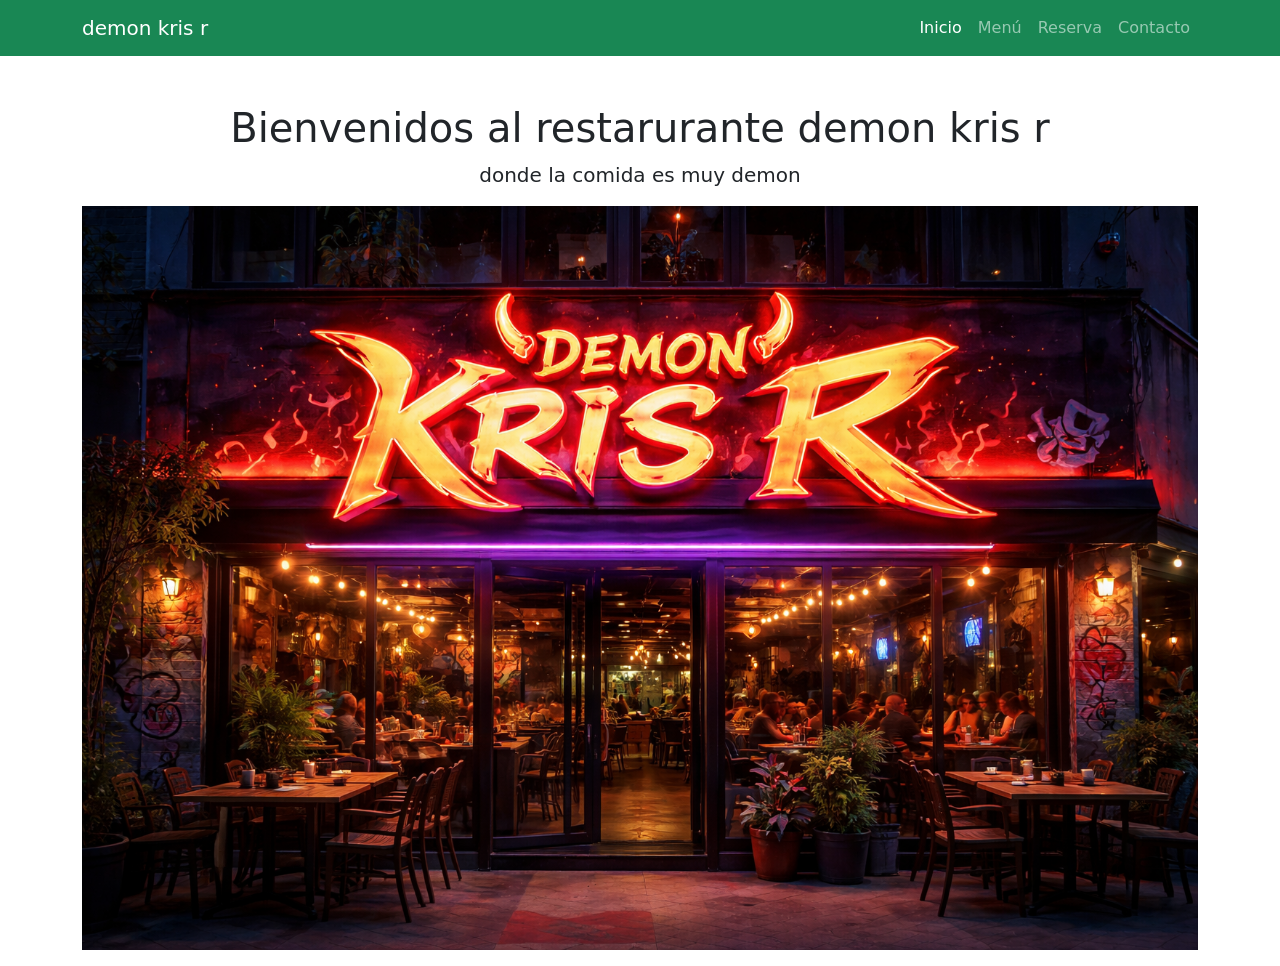
<file: index.html>
<!doctype html>
<html lang="en">
  <head>
    <meta charset="utf-8">
    <meta name="viewport" content="width=device-width, initial-scale=1">
    <title>demon kris r</title>
    <link href="https://cdn.jsdelivr.net/npm/bootstrap@5.3.8/dist/css/bootstrap.min.css" rel="stylesheet" integrity="sha384-sRIl4kxILFvY47J16cr9ZwB07vP4J8+LH7qKQnuqkuIAvNWLzeN8tE5YBujZqJLB" crossorigin="anonymous">
  </head>
  <body>
    <!-- MAPA DE NAVEGACIÓN O MENÚ -->
    <nav class="navbar navbar-expand-lg navbar-dark bg-success">
      <div class="container">
        <a class="navbar-brand" href="#">demon kris r</a>
        <button class="navbar-toggler" type="button" data-bs-toggle="collapse" data-bs-target="#navbarNav" aria-controls="navbarNav" aria-expanded="false" aria-label="Toggle navigation">
          <span class="navbar-toggler-icon"></span>
        </button>
        <div class="collapse navbar-collapse" id="navbarNav">
          <ul class="navbar-nav ms-auto">
            <li class="nav-item">
              <a class="nav-link active" aria-current="page" href="#">Inicio</a>
            </li>
            <li class="nav-item">
              <a class="nav-link" href="menu.html">Menú</a>
            </li>
            <li class="nav-item">
              <a class="nav-link" href="reserva.html">Reserva</a>
            </li>
            <li class="nav-item">
              <a class="nav-link" href="contacto.html">Contacto</a>
            </li>
          </ul>
        </div>
      </div>
    </nav>

      <div class="container mt-5 text-center">
        <h1>Bienvenidos al restarurante demon kris r</h1>
        <p class="lead">donde la comida es muy demon</p>
        <figure>
          <img src="images/i-wonder-how-good-demon-krisrimagesi-wonder-how-good-demon-krisr-is-and-how-he-makes-it-v0-37uqmtxesn7g1.webp"
          class="demon kris r"
          alt="demon kris r"
          width="100%"
          title="demon kris r">
        </figure>
      </div>


    <script src="https://cdn.jsdelivr.net/npm/bootstrap@5.3.8/dist/js/bootstrap.bundle.min.js" integrity="sha384-FKyoEForCGlyvwx9Hj09JcYn3nv7wiPVlz7YYwJrWVcXK/BmnVDxM+D2scQbITxI" crossorigin="anonymous"></script>
  </body>
</html>
</file>
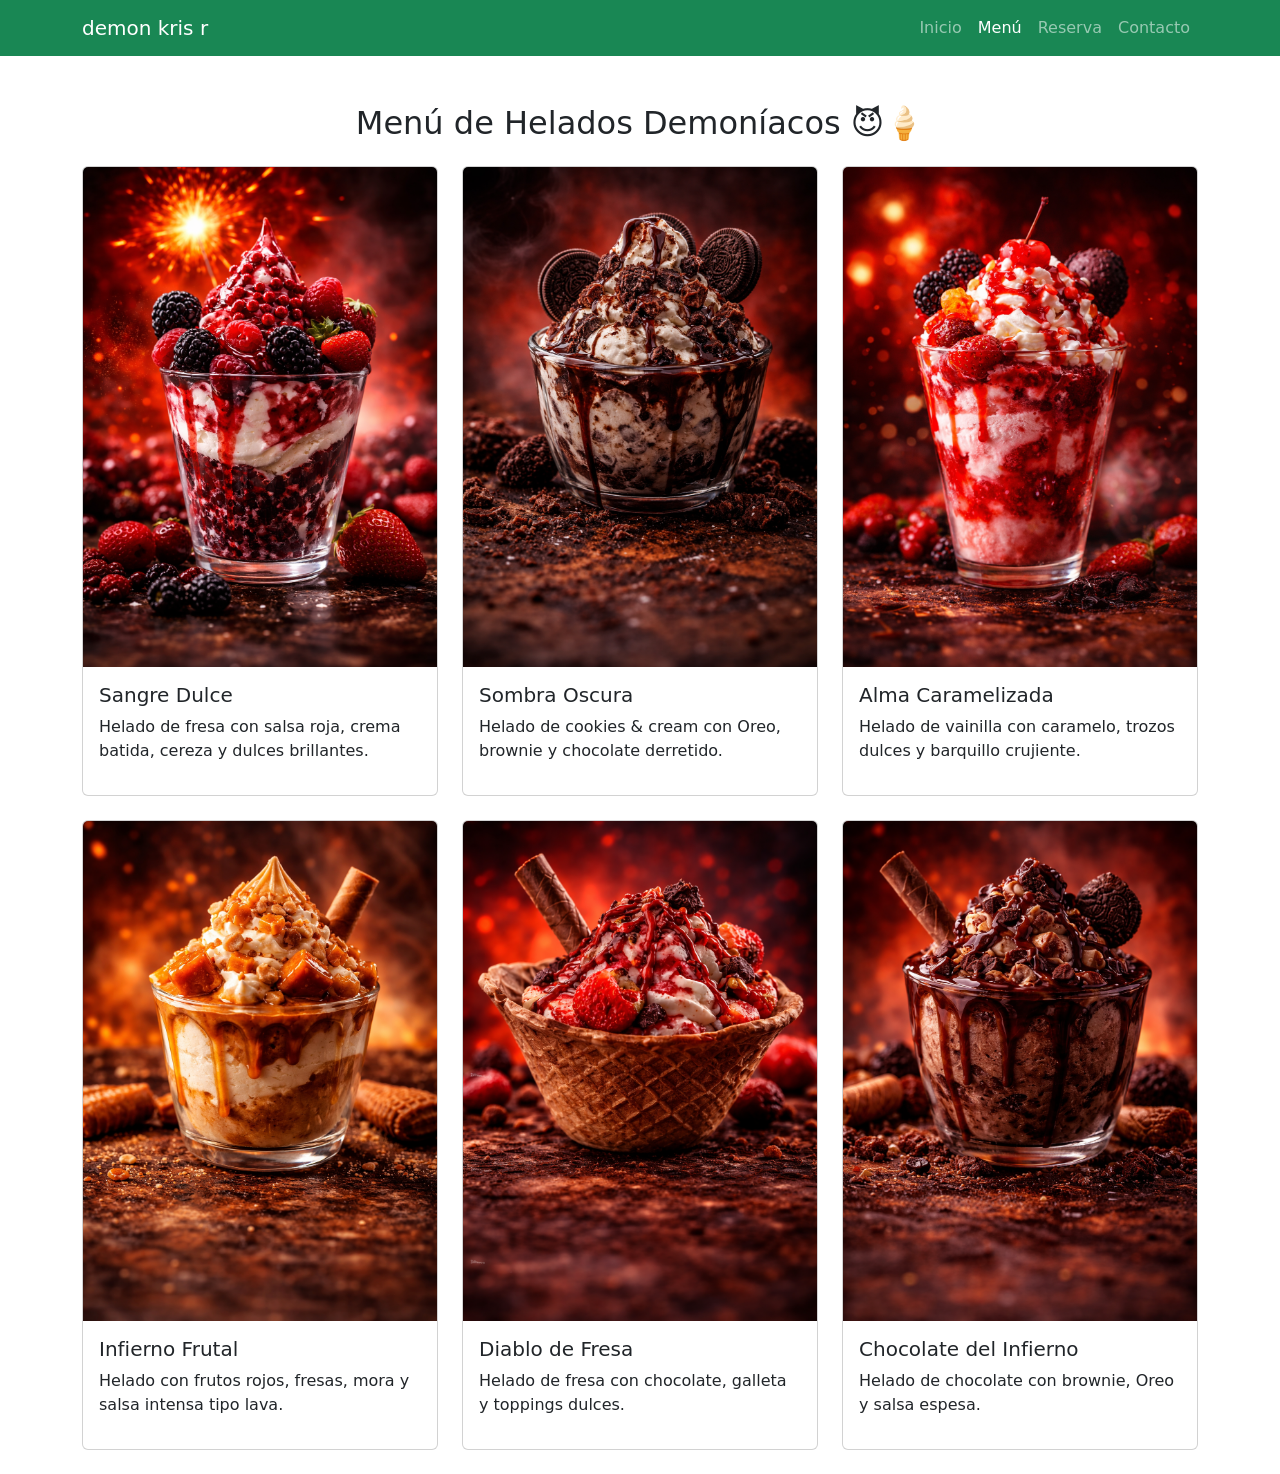
<file: menu.html>
<!doctype html>
<html lang="es">
  <head>
    <meta charset="utf-8">
    <meta name="viewport" content="width=device-width, initial-scale=1">
    <title>demon kris r</title>
    <link href="https://cdn.jsdelivr.net/npm/bootstrap@5.3.8/dist/css/bootstrap.min.css" rel="stylesheet">
  </head>
  <body>

    <nav class="navbar navbar-expand-lg navbar-dark bg-success">
      <div class="container">
        <a class="navbar-brand" href="#">demon kris r</a>
        <div class="collapse navbar-collapse">
          <ul class="navbar-nav ms-auto">
            <li class="nav-item"><a class="nav-link" href="index.html">Inicio</a></li>
            <li class="nav-item"><a class="nav-link active" href="menu.html">Menú</a></li>
            <li class="nav-item"><a class="nav-link" href="reserva.html">Reserva</a></li>
            <li class="nav-item"><a class="nav-link" href="contacto.html">Contacto</a></li>
          </ul>
        </div>
      </div>
    </nav>

    <div class="container mt-5">
      <h2 class="text-center mb-4">Menú de Helados Demoníacos 😈🍦</h2>

      <div class="row">

        <!-- 1 -->
        <div class="col-md-4 mb-4">
          <div class="card h-100">
            <img src="images/imagen1.png"
            class="card-img-top" alt="Sangre Dulce"
            style="height: 500px; object-fit:cover;">
            <div class="card-body">
              <h5>Sangre Dulce</h5>
              <p>Helado de fresa con salsa roja, crema batida, cereza y dulces brillantes.</p>
            </div>
          </div>
        </div>

        <!-- 2 -->
        <div class="col-md-4 mb-4">
          <div class="card h-100">
            <img src="images/imagen3.png"
            class="card-img-top" alt="Sombra Oscura"
            style="height: 500px; object-fit:cover;">
            <div class="card-body">
              <h5>Sombra Oscura</h5>
              <p>Helado de cookies & cream con Oreo, brownie y chocolate derretido.</p>
            </div>
          </div>
        </div>

        <!-- 3 -->
        <div class="col-md-4 mb-4">
          <div class="card h-100">
            <img src="images/imagen2.png"
            class="card-img-top" alt="Alma Caramelizada"
            style="height: 500px; object-fit:cover;">
            <div class="card-body">
              <h5>Alma Caramelizada</h5>
              <p>Helado de vainilla con caramelo, trozos dulces y barquillo crujiente.</p>
            </div>
          </div>
        </div>

      </div>

      <div class="row">

        <!-- 4 -->
        <div class="col-md-4 mb-4">
          <div class="card h-100">
            <img src="images/imagen4.png"
            class="card-img-top" alt="Infierno Frutal"
            style="height: 500px; object-fit:cover;">
            <div class="card-body">
              <h5>Infierno Frutal</h5>
              <p>Helado con frutos rojos, fresas, mora y salsa intensa tipo lava.</p>
            </div>
          </div>
        </div>

        <!-- 5 -->
        <div class="col-md-4 mb-4">
          <div class="card h-100">
            <img src="images/imagen5.png"
            class="card-img-top" alt="Diablo de Fresa"
            style="height: 500px; object-fit:cover;">
            <div class="card-body">
              <h5>Diablo de Fresa</h5>
              <p>Helado de fresa con chocolate, galleta y toppings dulces.</p>
            </div>
          </div>
        </div>

        <!-- 6 -->
        <div class="col-md-4 mb-4">
          <div class="card h-100">
            <img src="images/imagen6.png"
            class="card-img-top" alt="Chocolate del Infierno"
            style="height: 500px; object-fit:cover"
            >
            <div class="card-body">
              <h5>Chocolate del Infierno</h5>
              <p>Helado de chocolate con brownie, Oreo y salsa espesa.</p>
            </div>
          </div>
        </div>

      </div>
    </div>

  </body>
</html>
</file>
